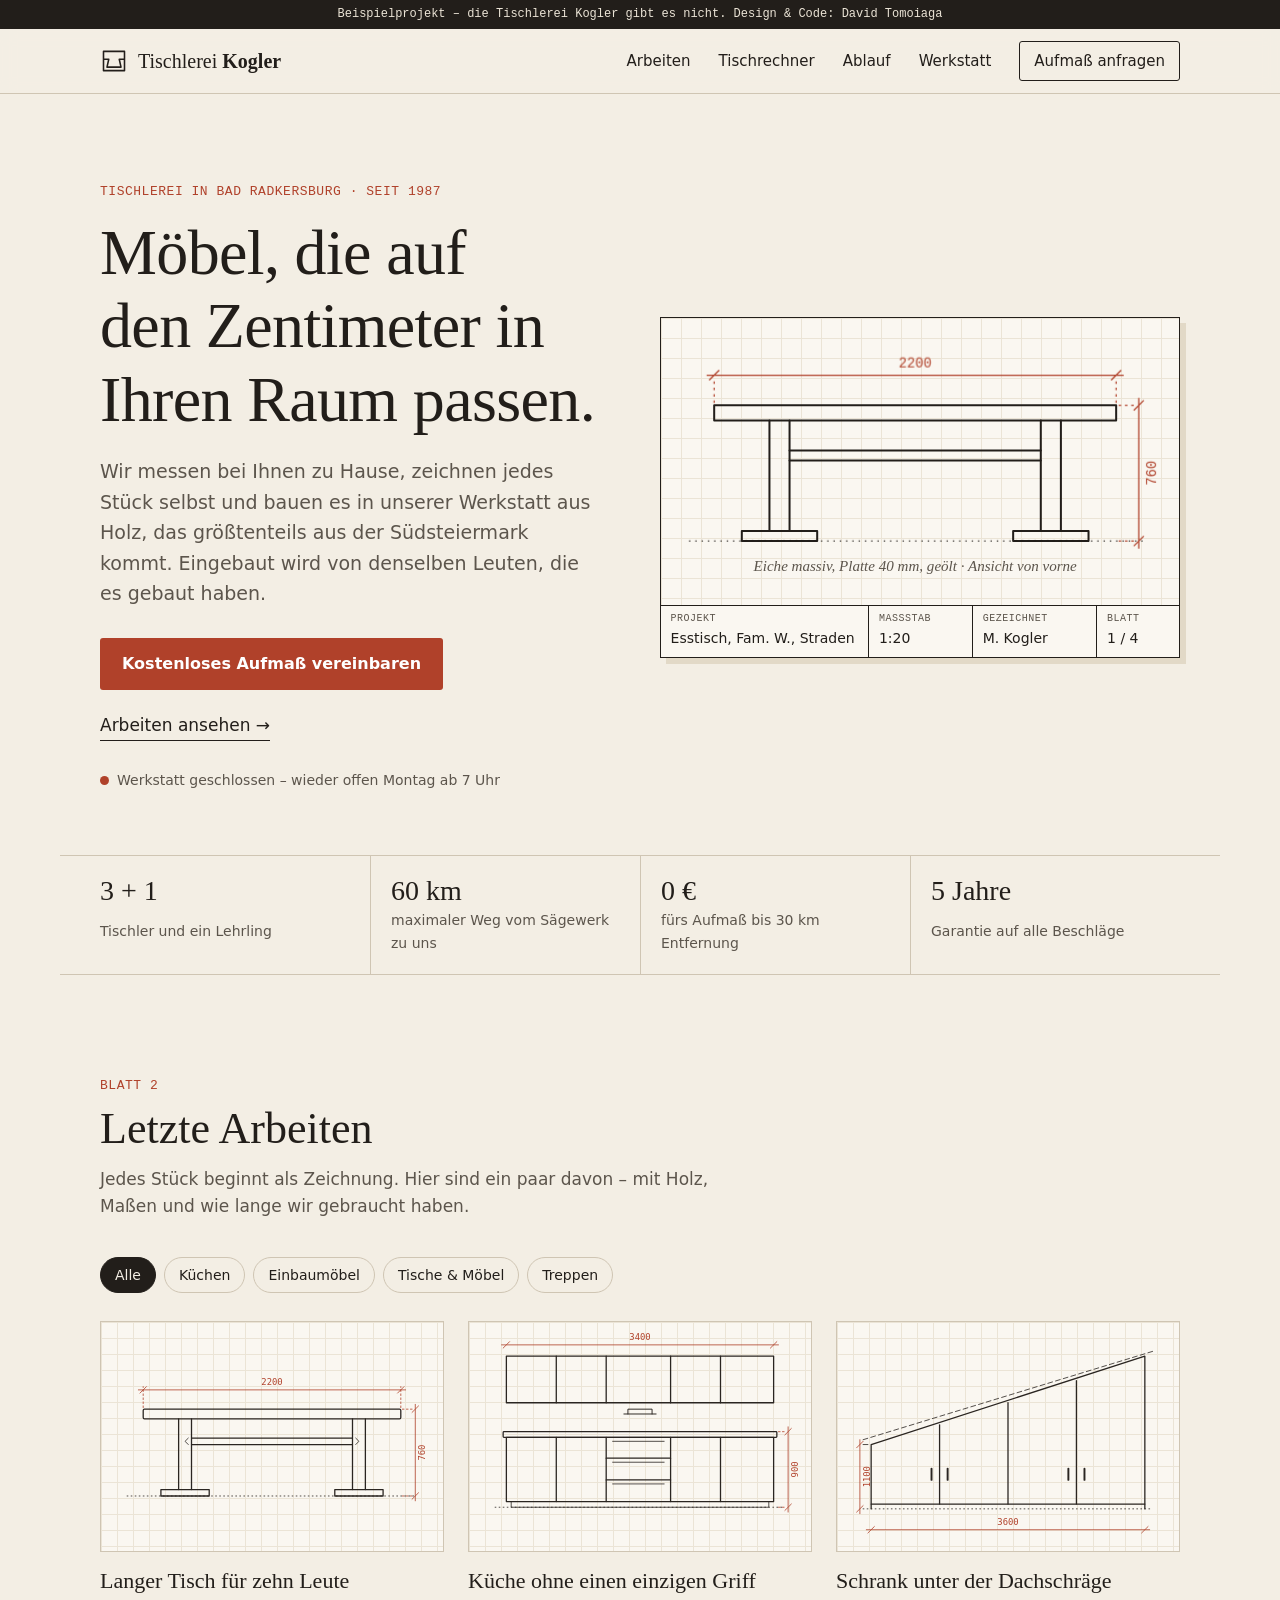
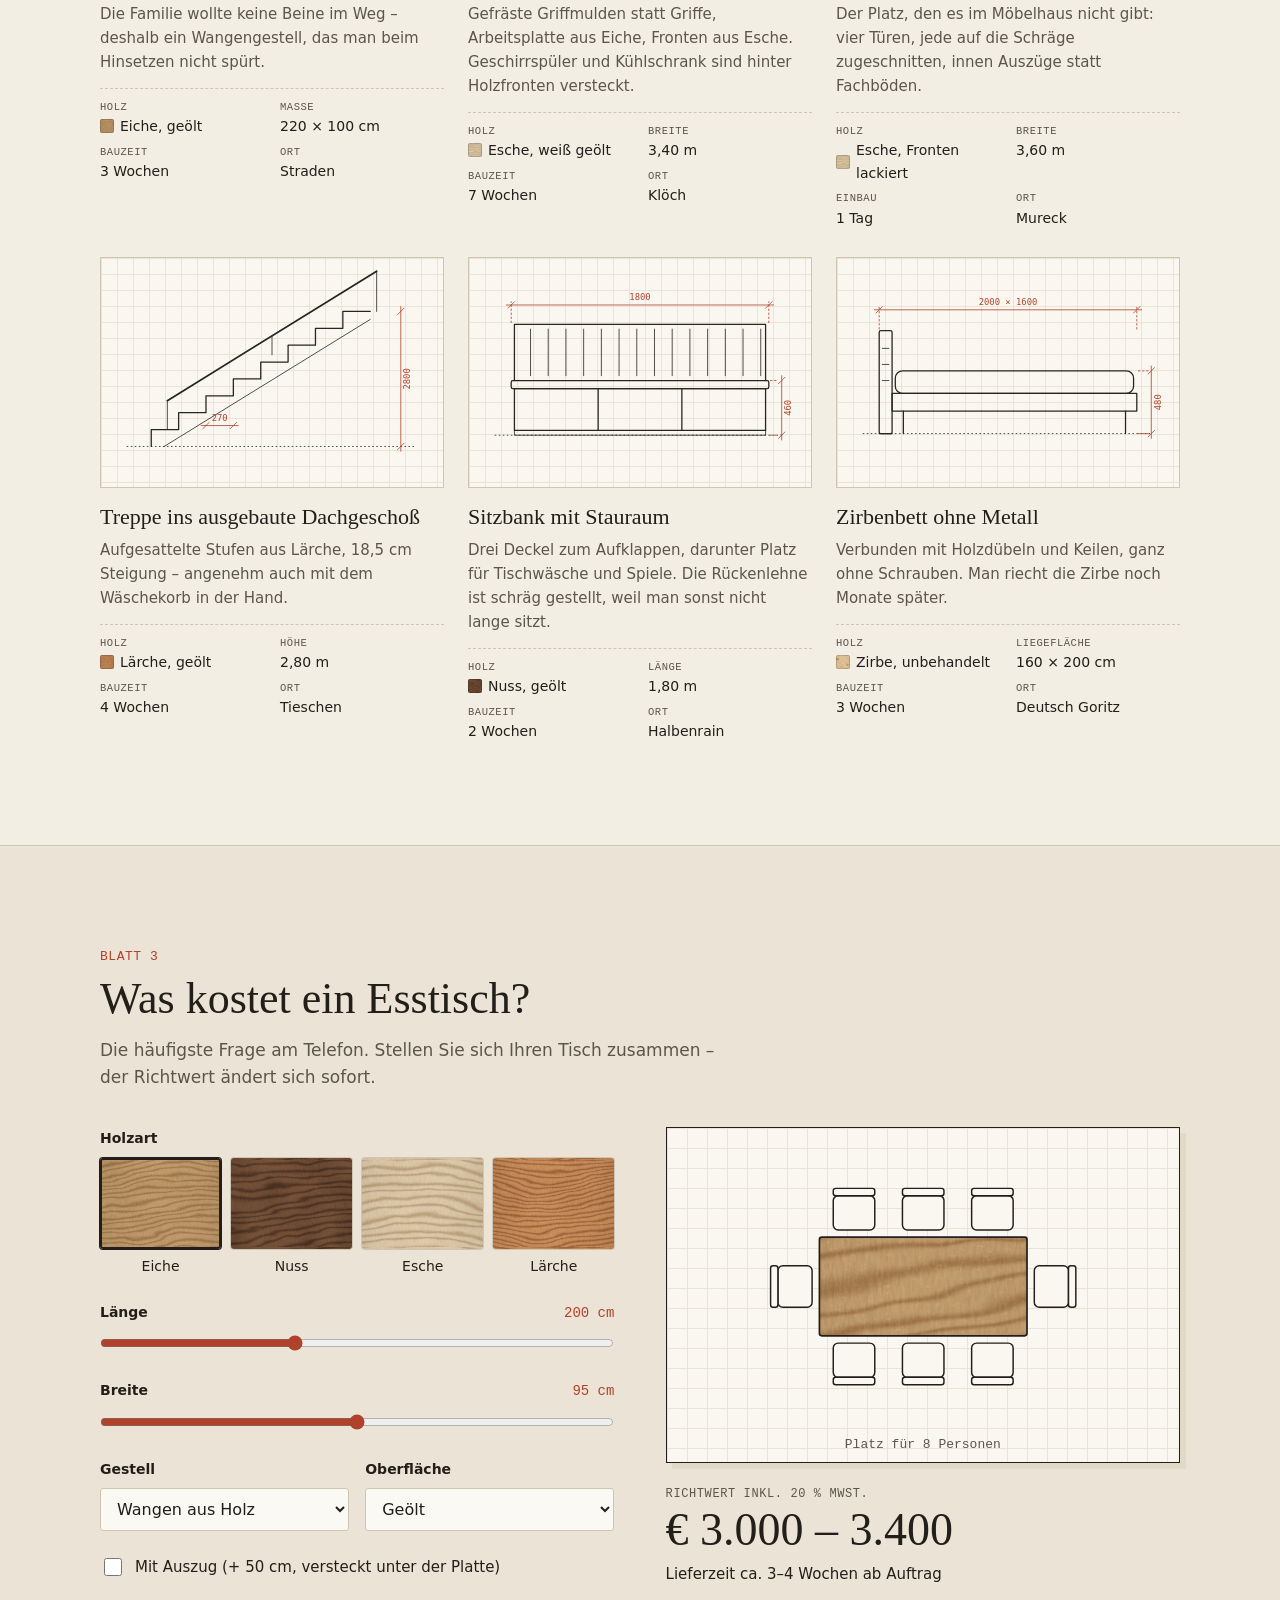
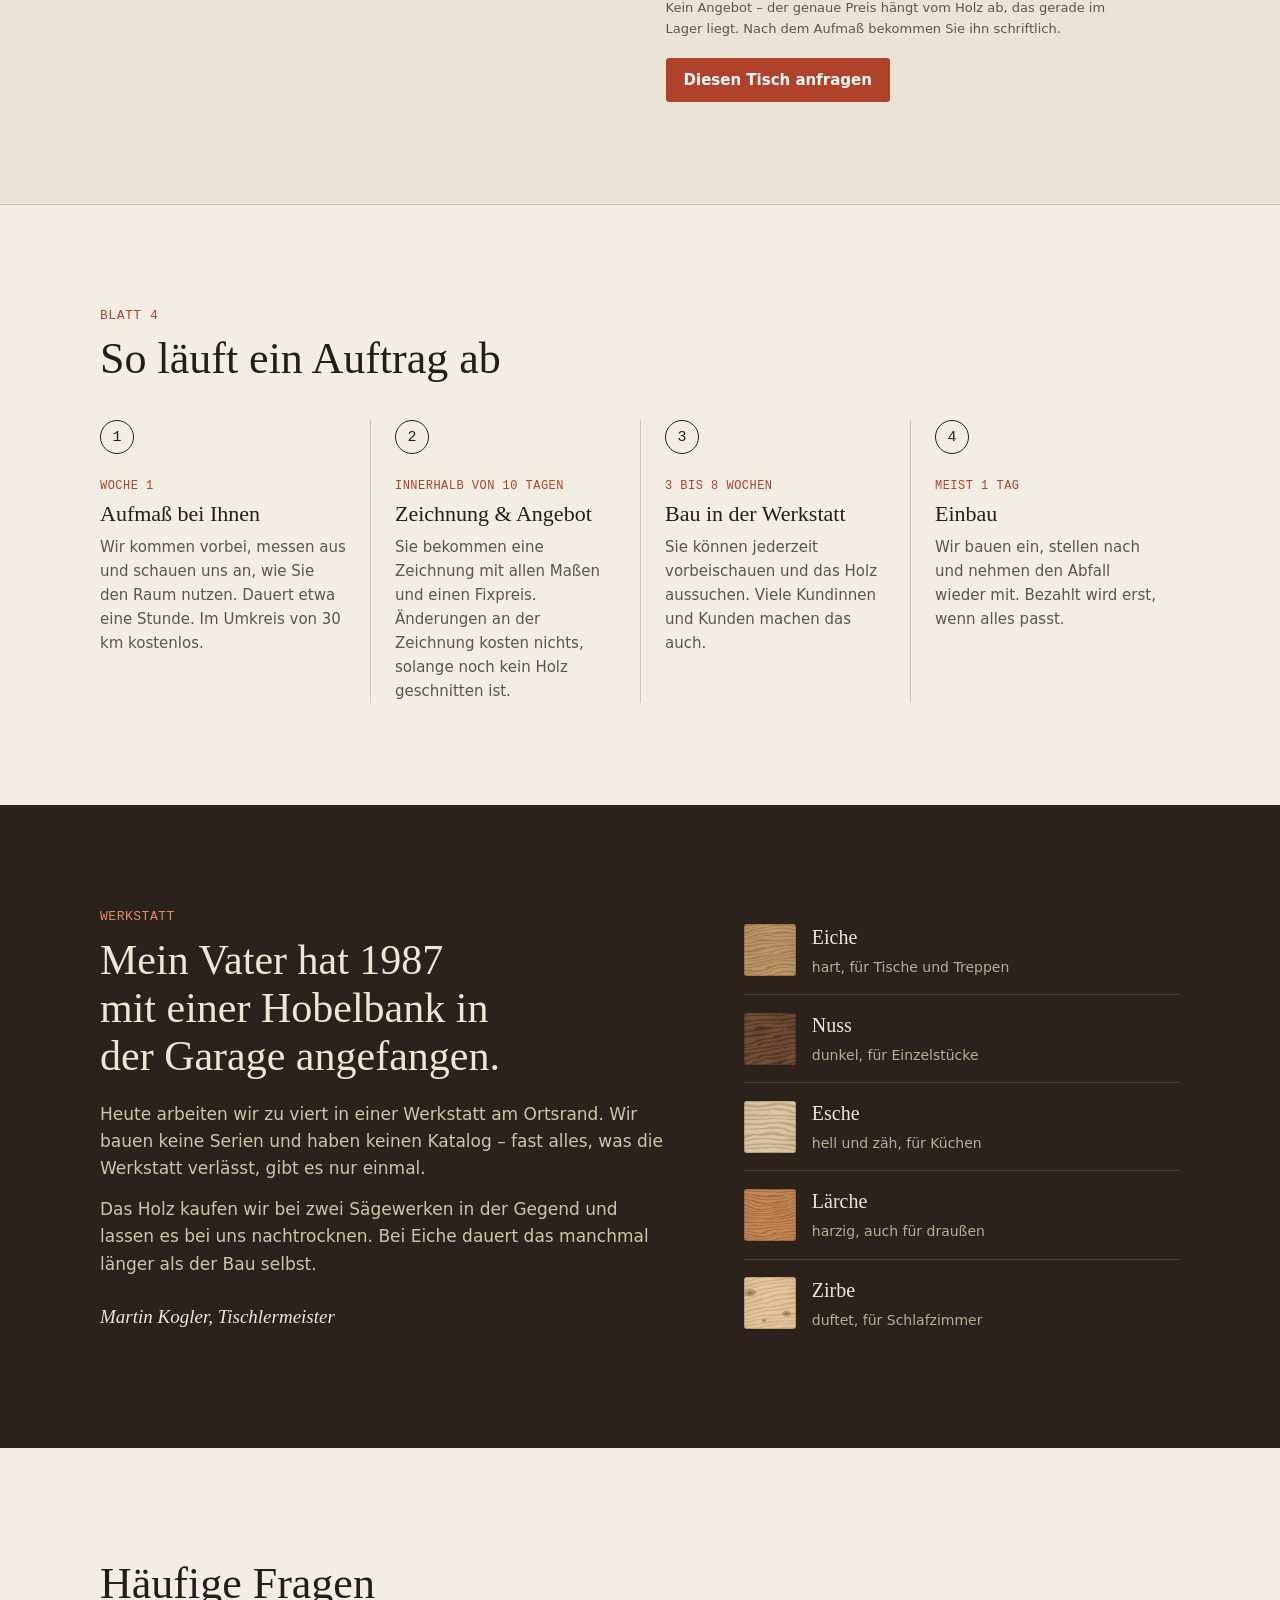
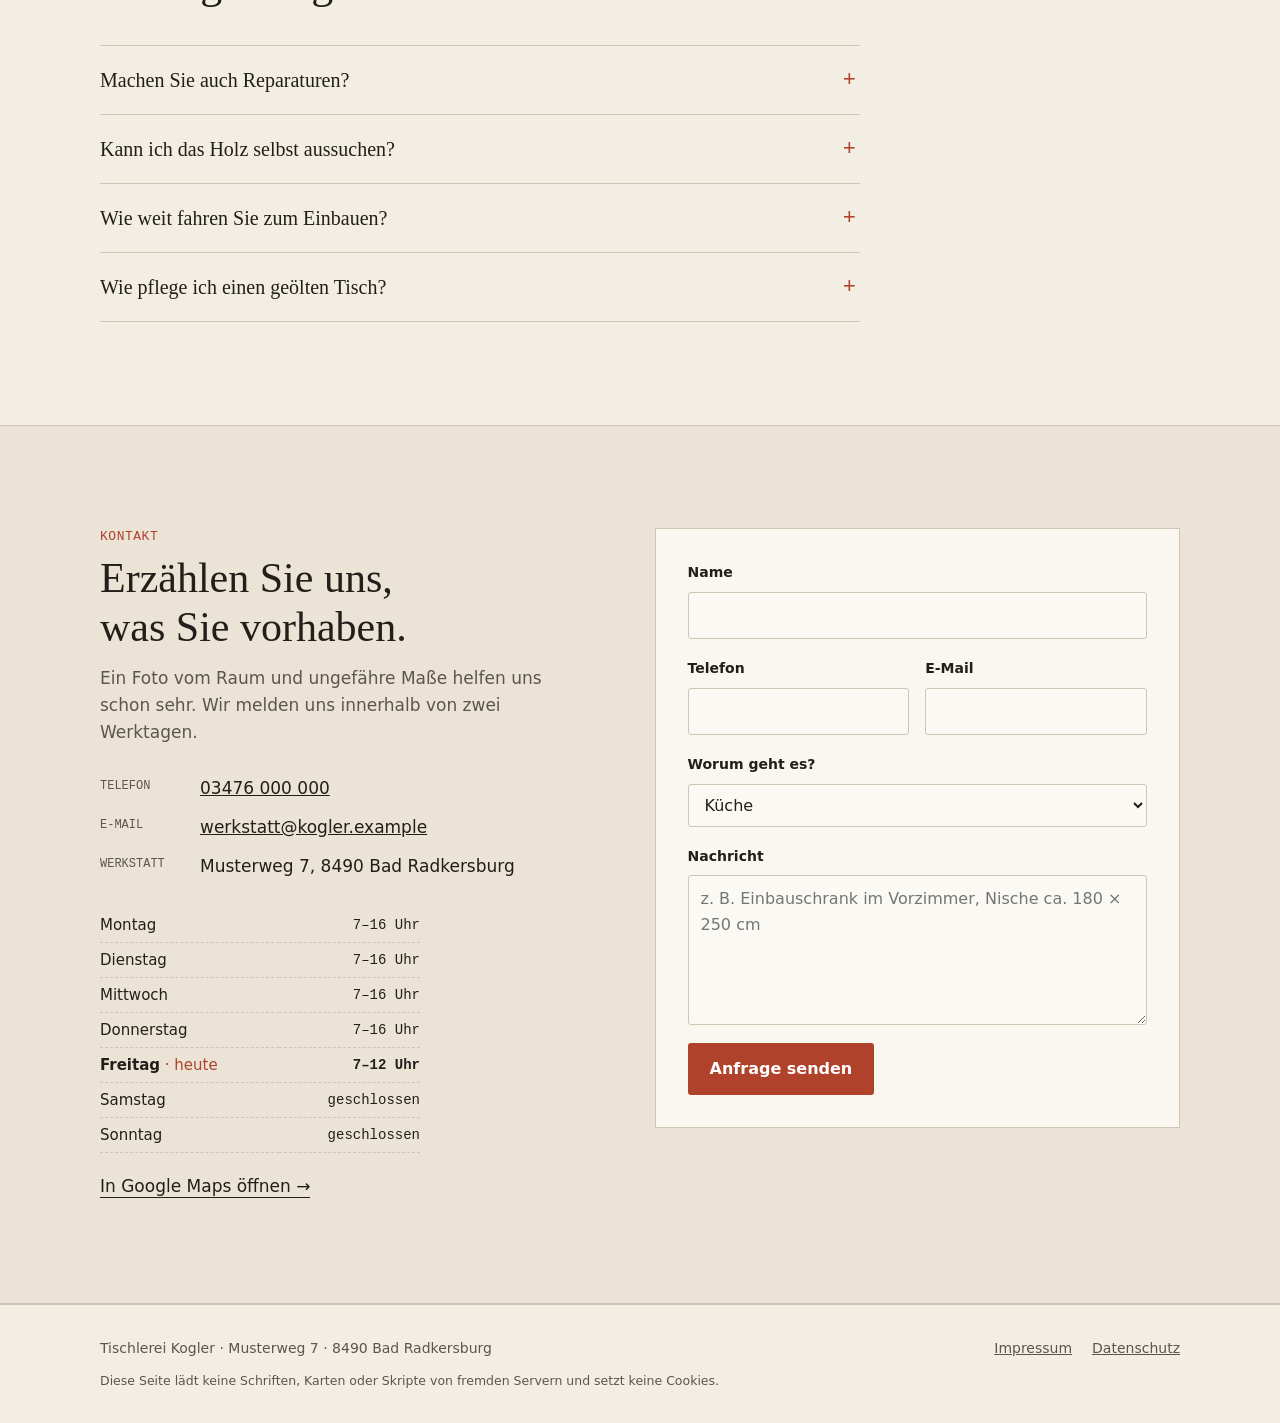
<file: index.html>
<!DOCTYPE html>
<html lang="de-AT">
<head>
  <meta charset="utf-8">
  <meta name="viewport" content="width=device-width, initial-scale=1">
  <title>Tischlerei Kogler – Maßmöbel aus Massivholz, Bad Radkersburg</title>
  <meta name="description" content="Küchen, Einbauschränke, Tische und Treppen aus heimischem Massivholz. Aufmaß, Zeichnung, Bau und Einbau aus einer Hand – Tischlerei in Bad Radkersburg.">
  <meta name="theme-color" content="#f3eee4">
  <link rel="icon" href="images/favicon.svg" type="image/svg+xml">
  <link rel="stylesheet" href="css/style.css">
  <script src="js/main.js" defer></script>
</head>
<body>

  <p class="demo-note">Beispielprojekt – die Tischlerei Kogler gibt es nicht. Design &amp; Code: David Tomoiaga</p>

  <header class="site-header">
    <div class="wrap header-inner">
      <a class="brand" href="#top" aria-label="Tischlerei Kogler, zum Seitenanfang">
        <svg class="brand-mark" viewBox="0 0 32 32" aria-hidden="true">
          <path d="M4 5h24v9h-6l2 9H8l2-9H4z M4 14v13h24V14"/>
        </svg>
        <span>Tischlerei <strong>Kogler</strong></span>
      </a>

      <button class="nav-toggle" aria-expanded="false" aria-controls="nav">
        <span class="nav-toggle-bars" aria-hidden="true"></span>
        <span class="sr-only">Menü</span>
      </button>

      <nav id="nav" class="nav">
        <a href="#arbeiten">Arbeiten</a>
        <a href="#rechner">Tischrechner</a>
        <a href="#ablauf">Ablauf</a>
        <a href="#werkstatt">Werkstatt</a>
        <a class="nav-cta" href="#kontakt">Aufmaß anfragen</a>
      </nav>
    </div>
  </header>

  <main id="top">

    <!-- ============ HERO ============ -->
    <section class="hero wrap">
      <div class="hero-text">
        <p class="eyebrow">Tischlerei in Bad Radkersburg · seit 1987</p>
        <h1>Möbel, die auf den Zentimeter in Ihren Raum passen.</h1>
        <p class="lead">
          Wir messen bei Ihnen zu Hause, zeichnen jedes Stück selbst und bauen es in unserer
          Werkstatt aus Holz, das größtenteils aus der Südsteiermark kommt. Eingebaut wird von
          denselben Leuten, die es gebaut haben.
        </p>
        <div class="hero-actions">
          <a class="btn" href="#kontakt">Kostenloses Aufmaß vereinbaren</a>
          <a class="link-arrow" href="#arbeiten">Arbeiten ansehen</a>
        </div>
        <p class="hero-status" data-status>
          <span class="dot" aria-hidden="true"></span>
          <span data-status-text>Werkstatt: Mo–Do 7–16 Uhr, Fr 7–12 Uhr</span>
        </p>
      </div>

      <figure class="sheet hero-sheet" aria-label="Werkzeichnung eines Esstisches">
        <svg class="hero-drawing" viewBox="12 44 384 200" role="img" aria-labelledby="hero-svg-title">
          <title id="hero-svg-title">Esstisch aus Eiche, 2200 mal 1000 Millimeter, Höhe 760 Millimeter</title>
          <g class="draw" fill="none" stroke="currentColor" stroke-width="1.6" stroke-linejoin="round" stroke-linecap="round">
            <path pathLength="1" d="M40 96 H360 V108 H40 Z"/>
            <path pathLength="1" d="M84 108 V196 M100 108 V196"/>
            <path pathLength="1" d="M300 108 V196 M316 108 V196"/>
            <path pathLength="1" d="M62 196 H122 V204 H62 Z"/>
            <path pathLength="1" d="M278 196 H338 V204 H278 Z"/>
            <path pathLength="1" d="M100 132 H300 M100 140 H300"/>
          </g>
          <g class="dims" fill="none" stroke="var(--red)" stroke-width="1">
            <path d="M40 94 V76 M360 94 V76" stroke-dasharray="2 3"/>
            <path d="M34 72 H366 M36 76 l8 -8 M356 76 l8 -8"/>
            <path d="M362 96 H374 M362 204 H374" stroke-dasharray="2 3"/>
            <path d="M378 90 V210 M374 100 l8 -8 M374 208 l8 -8"/>
            <path d="M20 204 H385" stroke="var(--ink)" stroke-dasharray="1 4"/>
          </g>
          <g class="dims-text" fill="var(--red)" font-size="11">
            <text x="200" y="66" text-anchor="middle">2200</text>
            <text x="388" y="150" transform="rotate(-90 388 150)" text-anchor="middle" dy="4">760</text>
          </g>
          <g class="note" fill="var(--ink-soft)" font-size="11">
            <text x="200" y="228" text-anchor="middle" font-style="italic">Eiche massiv, Platte 40 mm, geölt · Ansicht von vorne</text>
          </g>
        </svg>

        <figcaption class="title-block">
          <dl>
            <div><dt>Projekt</dt><dd>Esstisch, Fam. W., Straden</dd></div>
            <div><dt>Maßstab</dt><dd>1:20</dd></div>
            <div><dt>Gezeichnet</dt><dd>M. Kogler</dd></div>
            <div><dt>Blatt</dt><dd>1 / 4</dd></div>
          </dl>
        </figcaption>
      </figure>
    </section>

    <ul class="facts wrap" aria-label="Die Werkstatt in Zahlen">
      <li><strong>3 + 1</strong><span>Tischler und ein Lehrling</span></li>
      <li><strong>60 km</strong><span>maximaler Weg vom Sägewerk zu uns</span></li>
      <li><strong>0 €</strong><span>fürs Aufmaß bis 30 km Entfernung</span></li>
      <li><strong>5 Jahre</strong><span>Garantie auf alle Beschläge</span></li>
    </ul>

    <!-- ============ ARBEITEN ============ -->
    <section id="arbeiten" class="section wrap">
      <header class="section-head">
        <p class="sheet-no">Blatt 2</p>
        <h2>Letzte Arbeiten</h2>
        <p>Jedes Stück beginnt als Zeichnung. Hier sind ein paar davon – mit Holz, Maßen und wie lange wir gebraucht haben.</p>
      </header>

      <div class="filters" role="toolbar" aria-label="Arbeiten filtern">
        <button class="chip is-active" data-filter="alle" aria-pressed="true">Alle</button>
        <button class="chip" data-filter="kueche" aria-pressed="false">Küchen</button>
        <button class="chip" data-filter="einbau" aria-pressed="false">Einbaumöbel</button>
        <button class="chip" data-filter="moebel" aria-pressed="false">Tische &amp; Möbel</button>
        <button class="chip" data-filter="treppe" aria-pressed="false">Treppen</button>
      </div>

      <ul class="projects" data-projects>
        <li class="project" data-cat="moebel">
          <div class="project-sheet"><img src="images/zeichnung-esstisch.svg" alt="" width="400" height="260" loading="lazy"></div>
          <div class="project-body">
            <h3>Langer Tisch für zehn Leute</h3>
            <p>Die Familie wollte keine Beine im Weg – deshalb ein Wangengestell, das man beim Hinsetzen nicht spürt.</p>
            <dl class="specs">
              <div><dt>Holz</dt><dd><span class="swatch wood-eiche"></span>Eiche, geölt</dd></div>
              <div><dt>Maße</dt><dd>220 × 100 cm</dd></div>
              <div><dt>Bauzeit</dt><dd>3 Wochen</dd></div>
              <div><dt>Ort</dt><dd>Straden</dd></div>
            </dl>
          </div>
        </li>

        <li class="project" data-cat="kueche">
          <div class="project-sheet"><img src="images/zeichnung-kueche.svg" alt="" width="400" height="260" loading="lazy"></div>
          <div class="project-body">
            <h3>Küche ohne einen einzigen Griff</h3>
            <p>Gefräste Griffmulden statt Griffe, Arbeitsplatte aus Eiche, Fronten aus Esche. Geschirrspüler und Kühlschrank sind hinter Holzfronten versteckt.</p>
            <dl class="specs">
              <div><dt>Holz</dt><dd><span class="swatch wood-esche"></span>Esche, weiß geölt</dd></div>
              <div><dt>Breite</dt><dd>3,40 m</dd></div>
              <div><dt>Bauzeit</dt><dd>7 Wochen</dd></div>
              <div><dt>Ort</dt><dd>Klöch</dd></div>
            </dl>
          </div>
        </li>

        <li class="project" data-cat="einbau">
          <div class="project-sheet"><img src="images/zeichnung-einbauschrank.svg" alt="" width="400" height="260" loading="lazy"></div>
          <div class="project-body">
            <h3>Schrank unter der Dachschräge</h3>
            <p>Der Platz, den es im Möbelhaus nicht gibt: vier Türen, jede auf die Schräge zugeschnitten, innen Auszüge statt Fachböden.</p>
            <dl class="specs">
              <div><dt>Holz</dt><dd><span class="swatch wood-esche"></span>Esche, Fronten lackiert</dd></div>
              <div><dt>Breite</dt><dd>3,60 m</dd></div>
              <div><dt>Einbau</dt><dd>1 Tag</dd></div>
              <div><dt>Ort</dt><dd>Mureck</dd></div>
            </dl>
          </div>
        </li>

        <li class="project" data-cat="treppe">
          <div class="project-sheet"><img src="images/zeichnung-treppe.svg" alt="" width="400" height="260" loading="lazy"></div>
          <div class="project-body">
            <h3>Treppe ins ausgebaute Dachgeschoß</h3>
            <p>Aufgesattelte Stufen aus Lärche, 18,5 cm Steigung – angenehm auch mit dem Wäschekorb in der Hand.</p>
            <dl class="specs">
              <div><dt>Holz</dt><dd><span class="swatch wood-laerche"></span>Lärche, geölt</dd></div>
              <div><dt>Höhe</dt><dd>2,80 m</dd></div>
              <div><dt>Bauzeit</dt><dd>4 Wochen</dd></div>
              <div><dt>Ort</dt><dd>Tieschen</dd></div>
            </dl>
          </div>
        </li>

        <li class="project" data-cat="moebel">
          <div class="project-sheet"><img src="images/zeichnung-eckbank.svg" alt="" width="400" height="260" loading="lazy"></div>
          <div class="project-body">
            <h3>Sitzbank mit Stauraum</h3>
            <p>Drei Deckel zum Aufklappen, darunter Platz für Tischwäsche und Spiele. Die Rückenlehne ist schräg gestellt, weil man sonst nicht lange sitzt.</p>
            <dl class="specs">
              <div><dt>Holz</dt><dd><span class="swatch wood-nuss"></span>Nuss, geölt</dd></div>
              <div><dt>Länge</dt><dd>1,80 m</dd></div>
              <div><dt>Bauzeit</dt><dd>2 Wochen</dd></div>
              <div><dt>Ort</dt><dd>Halbenrain</dd></div>
            </dl>
          </div>
        </li>

        <li class="project" data-cat="moebel">
          <div class="project-sheet"><img src="images/zeichnung-bett.svg" alt="" width="400" height="260" loading="lazy"></div>
          <div class="project-body">
            <h3>Zirbenbett ohne Metall</h3>
            <p>Verbunden mit Holzdübeln und Keilen, ganz ohne Schrauben. Man riecht die Zirbe noch Monate später.</p>
            <dl class="specs">
              <div><dt>Holz</dt><dd><span class="swatch wood-zirbe"></span>Zirbe, unbehandelt</dd></div>
              <div><dt>Liegefläche</dt><dd>160 × 200 cm</dd></div>
              <div><dt>Bauzeit</dt><dd>3 Wochen</dd></div>
              <div><dt>Ort</dt><dd>Deutsch Goritz</dd></div>
            </dl>
          </div>
        </li>
      </ul>
      <p class="filter-empty" data-filter-empty hidden>In dieser Kategorie gibt es gerade nichts zu zeigen.</p>
    </section>

    <!-- ============ RECHNER ============ -->
    <section id="rechner" class="section section-alt">
      <div class="wrap">
        <header class="section-head">
          <p class="sheet-no">Blatt 3</p>
          <h2>Was kostet ein Esstisch?</h2>
          <p>Die häufigste Frage am Telefon. Stellen Sie sich Ihren Tisch zusammen – der Richtwert ändert sich sofort.</p>
        </header>

        <form class="calc" data-calc aria-describedby="calc-hint">
          <fieldset class="calc-controls">
            <legend class="sr-only">Tisch konfigurieren</legend>

            <div class="field">
              <span class="label" id="wood-label">Holzart</span>
              <div class="wood-options" role="radiogroup" aria-labelledby="wood-label">
                <label class="wood-option"><input type="radio" name="holz" value="eiche" checked><span class="wood-eiche"></span>Eiche</label>
                <label class="wood-option"><input type="radio" name="holz" value="nuss"><span class="wood-nuss"></span>Nuss</label>
                <label class="wood-option"><input type="radio" name="holz" value="esche"><span class="wood-esche"></span>Esche</label>
                <label class="wood-option"><input type="radio" name="holz" value="laerche"><span class="wood-laerche"></span>Lärche</label>
              </div>
            </div>

            <div class="field">
              <label class="label" for="laenge">Länge <output data-out="laenge">200 cm</output></label>
              <input type="range" id="laenge" name="laenge" min="140" max="300" step="10" value="200">
            </div>

            <div class="field">
              <label class="label" for="breite">Breite <output data-out="breite">95 cm</output></label>
              <input type="range" id="breite" name="breite" min="80" max="110" step="5" value="95">
            </div>

            <div class="field two-col">
              <div>
                <label class="label" for="gestell">Gestell</label>
                <select id="gestell" name="gestell">
                  <option value="wangen">Wangen aus Holz</option>
                  <option value="vierfuss">Vier Beine mit Zarge</option>
                  <option value="kufen">Kufen aus Stahl</option>
                </select>
              </div>
              <div>
                <label class="label" for="oberflaeche">Oberfläche</label>
                <select id="oberflaeche" name="oberflaeche">
                  <option value="oel">Geölt</option>
                  <option value="seife">Naturseife</option>
                  <option value="lack">Matt lackiert</option>
                </select>
              </div>
            </div>

            <label class="check">
              <input type="checkbox" name="auszug">
              <span>Mit Auszug (+ 50 cm, versteckt unter der Platte)</span>
            </label>
          </fieldset>

          <div class="calc-result" aria-live="polite">
            <div class="sheet calc-sheet">
              <svg class="calc-drawing" viewBox="0 0 400 240" role="img" aria-label="Draufsicht des Tisches mit Stühlen" data-calc-svg>
                <defs>
                  <pattern id="woodfill" patternUnits="userSpaceOnUse" width="400" height="240">
                    <image data-calc-wood href="images/holz-eiche.jpg" width="400" height="240" preserveAspectRatio="xMidYMid slice"/>
                  </pattern>
                </defs>
                <g data-calc-chairs></g>
                <rect data-calc-top x="80" y="80" width="200" height="95" rx="2" fill="url(#woodfill)" stroke="var(--ink)" stroke-width="1.4"/>
                <rect data-calc-ext x="0" y="0" width="0" height="0" fill="none" stroke="var(--red)" stroke-width="1" stroke-dasharray="4 3"/>
              </svg>
              <p class="calc-seats" data-calc-seats>Platz für 8 Personen</p>
            </div>

            <p class="calc-price-label">Richtwert inkl. 20 % MwSt.</p>
            <p class="calc-price" data-calc-price>€ 3.100 – 3.550</p>
            <p class="calc-meta" data-calc-meta>Lieferzeit ca. 4–5 Wochen</p>
            <p id="calc-hint" class="calc-hint">Kein Angebot – der genaue Preis hängt vom Holz ab, das gerade im Lager liegt. Nach dem Aufmaß bekommen Sie ihn schriftlich.</p>
            <a class="btn btn-small" href="#kontakt" data-calc-cta>Diesen Tisch anfragen</a>
          </div>
        </form>
      </div>
    </section>

    <!-- ============ ABLAUF ============ -->
    <section id="ablauf" class="section wrap">
      <header class="section-head">
        <p class="sheet-no">Blatt 4</p>
        <h2>So läuft ein Auftrag ab</h2>
      </header>

      <ol class="steps">
        <li>
          <span class="step-time">Woche 1</span>
          <h3>Aufmaß bei Ihnen</h3>
          <p>Wir kommen vorbei, messen aus und schauen uns an, wie Sie den Raum nutzen. Dauert etwa eine Stunde. Im Umkreis von 30 km kostenlos.</p>
        </li>
        <li>
          <span class="step-time">innerhalb von 10 Tagen</span>
          <h3>Zeichnung &amp; Angebot</h3>
          <p>Sie bekommen eine Zeichnung mit allen Maßen und einen Fixpreis. Änderungen an der Zeichnung kosten nichts, solange noch kein Holz geschnitten ist.</p>
        </li>
        <li>
          <span class="step-time">3 bis 8 Wochen</span>
          <h3>Bau in der Werkstatt</h3>
          <p>Sie können jederzeit vorbeischauen und das Holz aussuchen. Viele Kundinnen und Kunden machen das auch.</p>
        </li>
        <li>
          <span class="step-time">meist 1 Tag</span>
          <h3>Einbau</h3>
          <p>Wir bauen ein, stellen nach und nehmen den Abfall wieder mit. Bezahlt wird erst, wenn alles passt.</p>
        </li>
      </ol>
    </section>

    <!-- ============ WERKSTATT ============ -->
    <section id="werkstatt" class="section section-wood">
      <div class="wrap werkstatt">
        <div class="werkstatt-text">
          <p class="sheet-no">Werkstatt</p>
          <h2>Mein Vater hat 1987 mit einer Hobelbank in der Garage angefangen.</h2>
          <p>
            Heute arbeiten wir zu viert in einer Werkstatt am Ortsrand. Wir bauen keine Serien und
            haben keinen Katalog – fast alles, was die Werkstatt verlässt, gibt es nur einmal.
          </p>
          <p>
            Das Holz kaufen wir bei zwei Sägewerken in der Gegend und lassen es bei uns
            nachtrocknen. Bei Eiche dauert das manchmal länger als der Bau selbst.
          </p>
          <p class="signature">Martin Kogler, Tischlermeister</p>
        </div>

        <ul class="woods" aria-label="Hölzer, die wir verarbeiten">
          <li><span class="swatch swatch-lg wood-eiche"></span><div><strong>Eiche</strong><span>hart, für Tische und Treppen</span></div></li>
          <li><span class="swatch swatch-lg wood-nuss"></span><div><strong>Nuss</strong><span>dunkel, für Einzelstücke</span></div></li>
          <li><span class="swatch swatch-lg wood-esche"></span><div><strong>Esche</strong><span>hell und zäh, für Küchen</span></div></li>
          <li><span class="swatch swatch-lg wood-laerche"></span><div><strong>Lärche</strong><span>harzig, auch für draußen</span></div></li>
          <li><span class="swatch swatch-lg wood-zirbe"></span><div><strong>Zirbe</strong><span>duftet, für Schlafzimmer</span></div></li>
        </ul>
      </div>
    </section>

    <!-- ============ FAQ ============ -->
    <section class="section wrap faq-wrap">
      <header class="section-head">
        <h2>Häufige Fragen</h2>
      </header>
      <div class="faq">
        <details>
          <summary>Machen Sie auch Reparaturen?</summary>
          <p>Ja, wenn es sich lohnt. Wackelige Stühle, klemmende Laden und abgenutzte Tischplatten schauen wir uns gern an. Spanplatten-Möbel reparieren wir in der Regel nicht.</p>
        </details>
        <details>
          <summary>Kann ich das Holz selbst aussuchen?</summary>
          <p>Unbedingt. Bei Tischplatten empfehlen wir es sogar – keine zwei Bretter sehen gleich aus.</p>
        </details>
        <details>
          <summary>Wie weit fahren Sie zum Einbauen?</summary>
          <p>Meistens arbeiten wir in der Südoststeiermark und im Raum Graz. Weiter weg geht auch, dann verrechnen wir die Anfahrt.</p>
        </details>
        <details>
          <summary>Wie pflege ich einen geölten Tisch?</summary>
          <p>Feucht abwischen, keine Mikrofasertücher. Ein- bis zweimal im Jahr nachölen – das Öl bekommen Sie von uns mit.</p>
        </details>
      </div>
    </section>

    <!-- ============ KONTAKT ============ -->
    <section id="kontakt" class="section section-alt">
      <div class="wrap contact">
        <div class="contact-info">
          <p class="sheet-no">Kontakt</p>
          <h2>Erzählen Sie uns, was Sie vorhaben.</h2>
          <p>Ein Foto vom Raum und ungefähre Maße helfen uns schon sehr. Wir melden uns innerhalb von zwei Werktagen.</p>

          <dl class="contact-list">
            <div><dt>Telefon</dt><dd><a href="tel:+433476000000">03476 000 000</a></dd></div>
            <div><dt>E-Mail</dt><dd><a href="mailto:werkstatt@kogler.example">werkstatt@kogler.example</a></dd></div>
            <div><dt>Werkstatt</dt><dd>Musterweg 7, 8490 Bad Radkersburg</dd></div>
          </dl>

          <table class="hours" aria-label="Öffnungszeiten der Werkstatt">
            <tbody data-hours></tbody>
          </table>
          <a class="link-arrow" href="https://www.google.com/maps/search/?api=1&amp;query=8490+Bad+Radkersburg" target="_blank" rel="noopener">In Google Maps öffnen</a>
        </div>

        <form class="contact-form" data-contact novalidate>
          <div class="field">
            <label class="label" for="name">Name</label>
            <input id="name" name="name" autocomplete="name" required>
            <p class="error" data-error-for="name"></p>
          </div>
          <div class="field two-col">
            <div>
              <label class="label" for="tel">Telefon</label>
              <input id="tel" name="tel" type="tel" autocomplete="tel">
            </div>
            <div>
              <label class="label" for="email">E-Mail</label>
              <input id="email" name="email" type="email" autocomplete="email">
            </div>
          </div>
          <p class="error" data-error-for="kontakt"></p>
          <div class="field">
            <label class="label" for="thema">Worum geht es?</label>
            <select id="thema" name="thema">
              <option>Küche</option>
              <option>Einbauschrank</option>
              <option>Tisch / Möbelstück</option>
              <option>Treppe</option>
              <option>Reparatur</option>
              <option>Etwas anderes</option>
            </select>
          </div>
          <div class="field">
            <label class="label" for="nachricht">Nachricht</label>
            <textarea id="nachricht" name="nachricht" rows="5" required placeholder="z. B. Einbauschrank im Vorzimmer, Nische ca. 180 × 250 cm"></textarea>
            <p class="error" data-error-for="nachricht"></p>
          </div>
          <button class="btn" type="submit">Anfrage senden</button>
          <p class="form-success" data-success hidden role="status"></p>
        </form>
      </div>
    </section>
  </main>

  <footer class="site-footer">
    <div class="wrap footer-inner">
      <p>Tischlerei Kogler · Musterweg 7 · 8490 Bad Radkersburg</p>
      <p class="footer-links">
        <a href="impressum.html">Impressum</a>
        <a href="impressum.html#datenschutz">Datenschutz</a>
      </p>
      <p class="footer-note">Diese Seite lädt keine Schriften, Karten oder Skripte von fremden Servern und setzt keine Cookies.</p>
    </div>
  </footer>

</body>
</html>
</file>
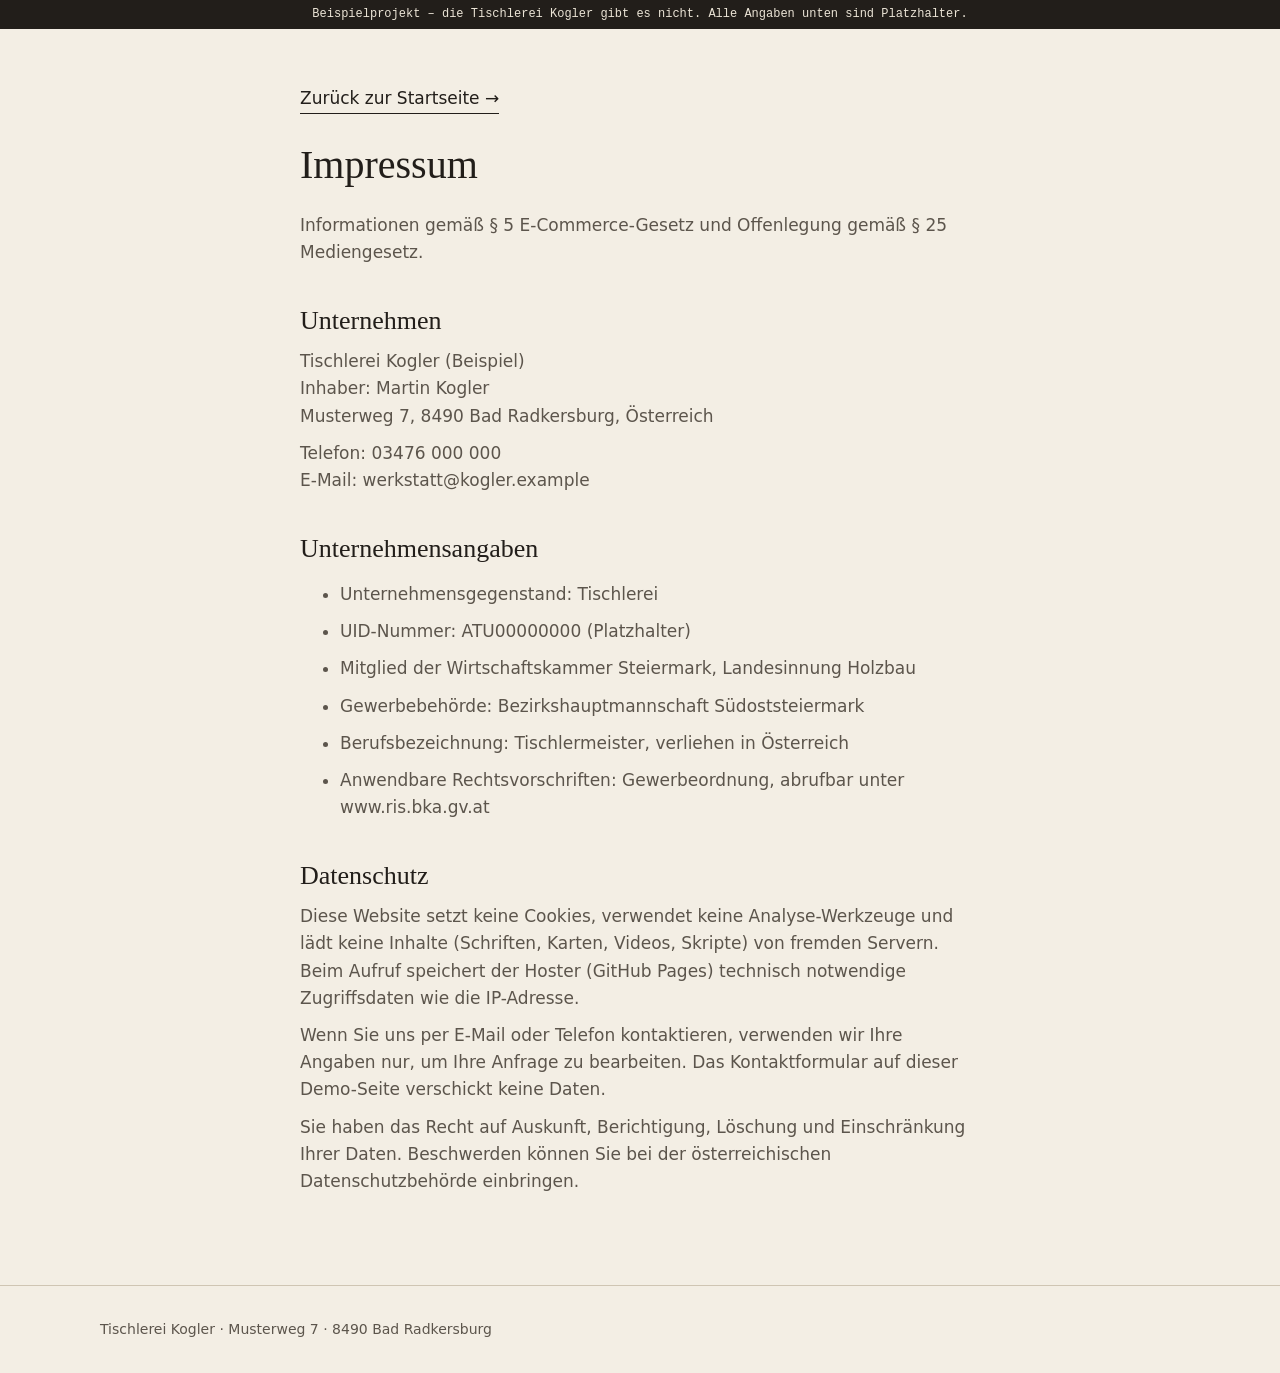
<file: impressum.html>
<!DOCTYPE html>
<html lang="de-AT">
<head>
  <meta charset="utf-8">
  <meta name="viewport" content="width=device-width, initial-scale=1">
  <title>Impressum &amp; Datenschutz – Tischlerei Kogler</title>
  <meta name="robots" content="noindex">
  <link rel="icon" href="images/favicon.svg" type="image/svg+xml">
  <link rel="stylesheet" href="css/style.css">
</head>
<body>
  <p class="demo-note">Beispielprojekt – die Tischlerei Kogler gibt es nicht. Alle Angaben unten sind Platzhalter.</p>

  <main class="wrap legal">
    <a class="link-arrow back" href="index.html">Zurück zur Startseite</a>

    <h1>Impressum</h1>
    <p>Informationen gemäß § 5 E-Commerce-Gesetz und Offenlegung gemäß § 25 Mediengesetz.</p>

    <h2>Unternehmen</h2>
    <p>
      Tischlerei Kogler (Beispiel)<br>
      Inhaber: Martin Kogler<br>
      Musterweg 7, 8490 Bad Radkersburg, Österreich
    </p>
    <p>
      Telefon: 03476 000 000<br>
      E-Mail: werkstatt@kogler.example
    </p>

    <h2>Unternehmensangaben</h2>
    <ul>
      <li>Unternehmensgegenstand: Tischlerei</li>
      <li>UID-Nummer: ATU00000000 (Platzhalter)</li>
      <li>Mitglied der Wirtschaftskammer Steiermark, Landesinnung Holzbau</li>
      <li>Gewerbebehörde: Bezirkshauptmannschaft Südoststeiermark</li>
      <li>Berufsbezeichnung: Tischlermeister, verliehen in Österreich</li>
      <li>Anwendbare Rechtsvorschriften: Gewerbeordnung, abrufbar unter www.ris.bka.gv.at</li>
    </ul>

    <h2 id="datenschutz">Datenschutz</h2>
    <p>
      Diese Website setzt keine Cookies, verwendet keine Analyse-Werkzeuge und lädt keine Inhalte
      (Schriften, Karten, Videos, Skripte) von fremden Servern. Beim Aufruf speichert der Hoster
      (GitHub Pages) technisch notwendige Zugriffsdaten wie die IP-Adresse.
    </p>
    <p>
      Wenn Sie uns per E-Mail oder Telefon kontaktieren, verwenden wir Ihre Angaben nur, um Ihre
      Anfrage zu bearbeiten. Das Kontaktformular auf dieser Demo-Seite verschickt keine Daten.
    </p>
    <p>
      Sie haben das Recht auf Auskunft, Berichtigung, Löschung und Einschränkung Ihrer Daten.
      Beschwerden können Sie bei der österreichischen Datenschutzbehörde einbringen.
    </p>
  </main>

  <footer class="site-footer">
    <div class="wrap footer-inner">
      <p>Tischlerei Kogler · Musterweg 7 · 8490 Bad Radkersburg</p>
    </div>
  </footer>
</body>
</html>
</file>
<file: css/style.css>
/* =========================================================
   Tischlerei Kogler – Stylesheet
   Idee: Die Seite sieht aus wie ein Zeichenblatt aus der
   Werkstatt. Papier, Tusche, und Rötel (der rote Stift
   für Maße).
   ========================================================= */

:root {
  --paper:     #f3eee4;
  --paper-2:   #ebe4d6;
  --paper-3:   #e2d9c7;
  --ink:       #221e1a;
  --ink-soft:  #5c554c;
  --line:      #cfc5b3;
  --red:       #b0412a;
  --red-dark:  #8e3220;
  --wood-dark: #2b221b;

  /* Schriften vom System – nichts wird von Google & Co. geladen */
  --serif: "Iowan Old Style", "Palatino Linotype", "Book Antiqua", Palatino, "URW Palladio L", Georgia, serif;
  --sans:  system-ui, -apple-system, "Segoe UI", Roboto, "Helvetica Neue", Arial, sans-serif;
  --mono:  ui-monospace, "Cascadia Mono", Consolas, "SFMono-Regular", Menlo, monospace;

  --wrap: 1160px;
  --gutter: clamp(16px, 4vw, 40px);
  --radius: 3px;
}

/* ---------- Grundlagen ---------- */
*, *::before, *::after { box-sizing: border-box; }

html { scroll-behavior: smooth; scroll-padding-top: 80px; }
@media (prefers-reduced-motion: reduce) { html { scroll-behavior: auto; } }

body {
  margin: 0;
  background: var(--paper);
  color: var(--ink);
  font: 17px/1.6 var(--sans);
  -webkit-font-smoothing: antialiased;
}

img, svg { display: block; max-width: 100%; height: auto; }
a { color: inherit; }
h1, h2, h3 { font-family: var(--serif); font-weight: 400; line-height: 1.15; margin: 0; text-wrap: balance; }
p { margin: 0; }
button, input, select, textarea { font: inherit; color: inherit; }

.wrap { width: 100%; max-width: var(--wrap); margin-inline: auto; padding-inline: var(--gutter); }

.sr-only {
  position: absolute; width: 1px; height: 1px; overflow: hidden;
  clip: rect(0 0 0 0); white-space: nowrap;
}

:focus-visible { outline: 2px solid var(--red); outline-offset: 3px; }

/* ---------- Demo-Hinweis ---------- */
.demo-note {
  background: var(--ink);
  color: var(--paper-2);
  font: 12px/1.4 var(--mono);
  text-align: center;
  padding: 6px var(--gutter);
}

/* ---------- Header ---------- */
.site-header {
  position: sticky; top: 0; z-index: 20;
  background: color-mix(in srgb, var(--paper) 92%, transparent);
  backdrop-filter: blur(8px);
  border-bottom: 1px solid var(--line);
}
.header-inner { display: flex; align-items: center; justify-content: space-between; height: 64px; }

.brand { display: flex; align-items: center; gap: 10px; text-decoration: none; font-family: var(--serif); font-size: 20px; }
.brand strong { font-weight: 700; }
.brand-mark { width: 28px; height: 28px; fill: none; stroke: var(--ink); stroke-width: 1.8; stroke-linejoin: round; }

.nav { display: flex; align-items: center; gap: 28px; font-size: 15px; }
.nav a { text-decoration: none; position: relative; }
.nav a:not(.nav-cta)::after {
  content: ""; position: absolute; left: 0; right: 0; bottom: -4px; height: 1px;
  background: var(--red); transform: scaleX(0); transform-origin: left; transition: transform .2s ease;
}
.nav a:not(.nav-cta):hover::after { transform: scaleX(1); }
.nav-cta { border: 1px solid var(--ink); padding: 7px 14px; border-radius: var(--radius); }
.nav-cta:hover { background: var(--ink); color: var(--paper); }

.nav-toggle { display: none; background: none; border: 0; padding: 10px; cursor: pointer; }
.nav-toggle-bars, .nav-toggle-bars::before, .nav-toggle-bars::after {
  display: block; width: 22px; height: 2px; background: var(--ink); position: relative; transition: transform .2s;
}
.nav-toggle-bars::before, .nav-toggle-bars::after { content: ""; position: absolute; left: 0; }
.nav-toggle-bars::before { top: -7px; }
.nav-toggle-bars::after  { top: 7px; }
.nav-toggle[aria-expanded="true"] .nav-toggle-bars { background: transparent; }
.nav-toggle[aria-expanded="true"] .nav-toggle-bars::before { transform: translateY(7px) rotate(45deg); }
.nav-toggle[aria-expanded="true"] .nav-toggle-bars::after  { transform: translateY(-7px) rotate(-45deg); }

/* ---------- Buttons & Links ---------- */
.btn {
  display: inline-block; background: var(--red); color: #fff; text-decoration: none;
  padding: 13px 22px; border-radius: var(--radius); border: 0; cursor: pointer;
  font-weight: 600; font-size: 16px; transition: background .15s;
}
.btn:hover { background: var(--red-dark); }
.btn-small { padding: 10px 18px; font-size: 15px; }

.link-arrow { text-decoration: none; border-bottom: 1px solid currentColor; padding-bottom: 1px; font-weight: 500; }
.link-arrow::after { content: " →"; }

/* ---------- Zeichenblatt (wiederverwendet) ---------- */
.sheet {
  background-color: #faf7f1;
  background-image:
    linear-gradient(var(--paper-2) 1px, transparent 1px),
    linear-gradient(90deg, var(--paper-2) 1px, transparent 1px);
  background-size: 20px 20px;
  border: 1px solid var(--ink);
  box-shadow: 6px 6px 0 var(--paper-3);
}

.eyebrow, .sheet-no {
  font: 13px/1.4 var(--mono); letter-spacing: .04em; text-transform: uppercase; color: var(--red);
}

/* ---------- Hero ---------- */
.hero {
  display: grid; grid-template-columns: 1fr 1.05fr; gap: clamp(32px, 5vw, 72px);
  align-items: center; padding-block: clamp(40px, 7vw, 96px) clamp(32px, 5vw, 64px);
}
.hero h1 { font-size: clamp(38px, 5.2vw, 64px); margin: 14px 0 20px; letter-spacing: -.01em; }
.lead { font-size: 19px; color: var(--ink-soft); max-width: 34em; }
.hero-actions { display: flex; flex-wrap: wrap; align-items: center; gap: 22px; margin-top: 30px; }

.hero-status { display: flex; align-items: center; gap: 8px; margin-top: 28px; font-size: 14px; color: var(--ink-soft); }
.dot { width: 9px; height: 9px; border-radius: 50%; background: var(--line); flex: none; }
.hero-status.is-open .dot { background: #4f8a3a; box-shadow: 0 0 0 4px rgba(79,138,58,.18); }
.hero-status.is-closed .dot { background: var(--red); }

.hero-sheet { padding: 18px 18px 0; color: var(--ink); }
.hero-drawing { font-family: var(--mono); }
.hero-drawing .note text { font-family: var(--serif); font-size: 12px; }
.hero-sheet { padding: 22px 18px 0; margin: 0; }

/* Zeichnung "zeichnet sich selbst" beim Laden */
.hero-drawing .draw path { stroke-dasharray: 1; stroke-dashoffset: 1; animation: draw 1.4s ease forwards; }
.hero-drawing .draw path:nth-child(2) { animation-delay: .25s; }
.hero-drawing .draw path:nth-child(3) { animation-delay: .35s; }
.hero-drawing .draw path:nth-child(4) { animation-delay: .5s; }
.hero-drawing .draw path:nth-child(5) { animation-delay: .6s; }
.hero-drawing .draw path:nth-child(6) { animation-delay: .75s; }
.hero-drawing .dims, .hero-drawing .dims-text, .hero-drawing .note { opacity: 0; animation: fade .6s ease 1.4s forwards; }
@keyframes draw { to { stroke-dashoffset: 0; } }
@keyframes fade { to { opacity: 1; } }
@media (prefers-reduced-motion: reduce) {
  .hero-drawing .draw path { animation: none; stroke-dashoffset: 0; }
  .hero-drawing .dims, .hero-drawing .dims-text, .hero-drawing .note { animation: none; opacity: 1; }
}

/* Schriftfeld wie auf einer echten technischen Zeichnung */
.title-block { margin: 14px -18px 0; border-top: 1px solid var(--ink); background: #faf7f1; }
.title-block dl { display: grid; grid-template-columns: 2fr 1fr 1.2fr .8fr; margin: 0; }
.title-block div { padding: 7px 10px; border-left: 1px solid var(--ink); }
.title-block div:first-child { border-left: 0; }
.title-block dt { font: 10px/1.2 var(--mono); text-transform: uppercase; color: var(--ink-soft); letter-spacing: .05em; }
.title-block dd { margin: 2px 0 0; font-size: 14px; white-space: nowrap; overflow: hidden; text-overflow: ellipsis; }

/* ---------- Fakten-Leiste ---------- */
.facts {
  list-style: none; display: grid; grid-template-columns: repeat(4, 1fr);
  border-top: 1px solid var(--line); border-bottom: 1px solid var(--line);
  margin-top: 0; margin-bottom: 0; padding-block: 0;
}
.facts li { padding: 20px 20px 20px 0; font-size: 14px; color: var(--ink-soft); display: grid; gap: 2px; }
.facts li + li { padding-left: 20px; border-left: 1px solid var(--line); }
.facts strong { color: var(--ink); font-family: var(--serif); font-size: 28px; font-weight: 400; line-height: 1.1; }

/* ---------- Abschnitte ---------- */
.section { padding-block: clamp(56px, 8vw, 110px); }
.section-alt { background: var(--paper-2); border-block: 1px solid var(--line); }
.section-head { max-width: 640px; margin-bottom: 36px; }
.section-head h2 { font-size: clamp(30px, 3.6vw, 44px); margin: 8px 0 12px; }
.section-head p:not(.sheet-no) { color: var(--ink-soft); }

/* ---------- Filter ---------- */
.filters { display: flex; flex-wrap: wrap; gap: 8px; margin-bottom: 28px; }
.chip {
  background: transparent; border: 1px solid var(--line); border-radius: 99px;
  padding: 6px 14px; font-size: 14px; cursor: pointer; transition: border-color .15s, background .15s;
}
.chip:hover { border-color: var(--ink); }
.chip.is-active { background: var(--ink); border-color: var(--ink); color: var(--paper); }

/* ---------- Projekte ---------- */
.projects {
  list-style: none; margin: 0; padding: 0;
  display: grid; grid-template-columns: repeat(3, 1fr); gap: 28px 24px;
}
.project { display: flex; flex-direction: column; transition: opacity .25s, transform .25s; }
.project[hidden] { display: none; }
.project.is-entering { opacity: 0; transform: translateY(8px); }
.project-sheet {
  background-color: #faf7f1;
  background-image:
    linear-gradient(var(--paper-2) 1px, transparent 1px),
    linear-gradient(90deg, var(--paper-2) 1px, transparent 1px);
  background-size: 16px 16px;
  border: 1px solid var(--line);
  padding: 10px;
  transition: border-color .2s;
}
.project:hover .project-sheet { border-color: var(--ink); }
.project-body { padding-top: 16px; }
.project h3 { font-size: 22px; margin-bottom: 8px; }
.project p { font-size: 15px; color: var(--ink-soft); }

.specs { display: grid; grid-template-columns: 1fr 1fr; gap: 8px 16px; margin: 14px 0 0; padding-top: 12px; border-top: 1px dashed var(--line); }
.specs dt { font: 10.5px/1.2 var(--mono); text-transform: uppercase; color: var(--ink-soft); letter-spacing: .05em; }
.specs dd { margin: 2px 0 0; font-size: 14px; display: flex; align-items: center; gap: 6px; }

.filter-empty { color: var(--ink-soft); font-style: italic; }

/* ---------- Holzmuster ---------- */
.swatch {
  display: inline-block; width: 14px; height: 14px; border-radius: 2px; flex: none;
  background-size: cover; background-position: center; box-shadow: inset 0 0 0 1px rgba(0,0,0,.15);
}
.swatch-lg { width: 52px; height: 52px; border-radius: var(--radius); }
.wood-eiche   { background-image: url(../images/holz-eiche.jpg); }
.wood-nuss    { background-image: url(../images/holz-nuss.jpg); }
.wood-esche   { background-image: url(../images/holz-esche.jpg); }
.wood-laerche { background-image: url(../images/holz-laerche.jpg); }
.wood-zirbe   { background-image: url(../images/holz-zirbe.jpg); }

/* ---------- Rechner ---------- */
.calc { display: grid; grid-template-columns: 1fr 1fr; gap: clamp(28px, 4vw, 56px); align-items: start; }
.calc-controls { border: 0; padding: 0; margin: 0; display: grid; gap: 24px; min-width: 0; }

.field { display: grid; gap: 8px; }
.two-col { grid-template-columns: 1fr 1fr; gap: 16px; }
.two-col > div { display: grid; gap: 8px; }
.label { font-size: 14px; font-weight: 600; display: flex; justify-content: space-between; align-items: baseline; }
.label output { font: 400 14px var(--mono); color: var(--red); }

.wood-options { display: grid; grid-template-columns: repeat(4, 1fr); gap: 10px; }
.wood-option { display: grid; gap: 6px; font-size: 14px; text-align: center; cursor: pointer; }
.wood-option input { position: absolute; opacity: 0; pointer-events: none; }
.wood-option span {
  display: block; aspect-ratio: 4 / 3; border-radius: var(--radius);
  background-size: cover; background-position: center;
  border: 2px solid transparent; box-shadow: 0 0 0 1px var(--line);
  transition: border-color .15s, transform .15s;
}
.wood-option:hover span { transform: translateY(-2px); }
.wood-option input:checked + span { border-color: var(--ink); box-shadow: 0 0 0 1px var(--ink); }
.wood-option input:focus-visible + span { outline: 2px solid var(--red); outline-offset: 3px; }

input[type="range"] { width: 100%; accent-color: var(--red); height: 24px; margin: 0; }

select, input:not([type]), input[type="tel"], input[type="email"], textarea {
  width: 100%; background: #fbf9f4; border: 1px solid var(--line); border-radius: var(--radius);
  padding: 10px 12px; font-size: 16px;
}
select:focus, input:focus, textarea:focus { border-color: var(--ink); outline: none; box-shadow: 0 0 0 3px rgba(176,65,42,.18); }
textarea { resize: vertical; }

.check { display: flex; gap: 10px; align-items: flex-start; font-size: 15px; cursor: pointer; }
.check input { width: 18px; height: 18px; margin-top: 3px; accent-color: var(--red); flex: none; }

.calc-result { position: sticky; top: 90px; }
.calc-sheet { padding: 12px 12px 10px; }
.calc-drawing { width: 100%; }
.calc-drawing .chair { fill: #faf7f1; stroke: var(--ink); stroke-width: 1.2; transition: opacity .2s; }
.calc-drawing rect[data-calc-top] { transition: all .25s ease; }
.calc-seats { font: 13px var(--mono); color: var(--ink-soft); text-align: center; margin-top: 4px; }

.calc-price-label { margin-top: 24px; font: 12px var(--mono); text-transform: uppercase; letter-spacing: .05em; color: var(--ink-soft); }
.calc-price { font-family: var(--serif); font-size: clamp(34px, 4vw, 46px); line-height: 1.1; margin: 4px 0 6px; font-variant-numeric: tabular-nums; }
.calc-meta { font-size: 15px; }
.calc-hint { font-size: 13px; color: var(--ink-soft); margin: 12px 0 18px; max-width: 36em; }

/* ---------- Ablauf ---------- */
.steps { list-style: none; margin: 0; padding: 0; display: grid; grid-template-columns: repeat(4, 1fr); gap: 0; counter-reset: step; }
.steps li { padding: 0 24px 0 0; position: relative; counter-increment: step; }
.steps li + li { padding-left: 24px; border-left: 1px solid var(--line); }
.steps li::before {
  content: counter(step); display: grid; place-items: center;
  width: 34px; height: 34px; border: 1px solid var(--ink); border-radius: 50%;
  font: 15px var(--mono); margin-bottom: 16px; background: var(--paper);
}
.step-time { font: 12px var(--mono); color: var(--red); text-transform: uppercase; letter-spacing: .04em; }
.steps h3 { font-size: 22px; margin: 4px 0 8px; }
.steps p { font-size: 15px; color: var(--ink-soft); }

/* ---------- Werkstatt ---------- */
.section-wood { background: var(--wood-dark); color: #efe6d6; }
.section-wood .sheet-no { color: #e08a6f; }
.werkstatt { display: grid; grid-template-columns: 1.3fr 1fr; gap: clamp(32px, 6vw, 96px); align-items: center; }
.werkstatt h2 { font-size: clamp(28px, 3.4vw, 42px); margin: 10px 0 20px; }
.werkstatt-text p:not(.sheet-no) { color: #cfc3ae; margin-bottom: 14px; max-width: 34em; }
.werkstatt .signature { font-family: var(--serif); font-style: italic; color: #efe6d6 !important; font-size: 19px; margin-top: 24px; }

.woods { list-style: none; margin: 0; padding: 0; display: grid; gap: 14px; }
.woods li { display: flex; align-items: center; gap: 16px; padding-bottom: 14px; border-bottom: 1px solid rgba(239,230,214,.14); }
.woods li:last-child { border-bottom: 0; padding-bottom: 0; }
.woods strong { display: block; font-family: var(--serif); font-weight: 400; font-size: 20px; }
.woods span:not(.swatch) { font-size: 14px; color: #b9ad97; }

/* ---------- FAQ ---------- */
.faq-wrap .section-head, .faq { max-width: 760px; }
.faq details { border-bottom: 1px solid var(--line); }
.faq details:first-child { border-top: 1px solid var(--line); }
.faq summary {
  list-style: none; cursor: pointer; padding: 18px 40px 18px 0; position: relative;
  font-family: var(--serif); font-size: 20px;
}
.faq summary::-webkit-details-marker { display: none; }
.faq summary::after {
  content: "+"; position: absolute; right: 4px; top: 50%; transform: translateY(-50%);
  font: 22px var(--mono); color: var(--red); transition: transform .2s;
}
.faq details[open] summary::after { transform: translateY(-50%) rotate(45deg); }
.faq details p { padding: 0 0 20px; color: var(--ink-soft); max-width: 40em; }

/* ---------- Kontakt ---------- */
.contact { display: grid; grid-template-columns: 1fr 1.1fr; gap: clamp(32px, 6vw, 88px); align-items: start; }
.contact-info h2 { font-size: clamp(30px, 3.6vw, 42px); margin: 8px 0 14px; }
.contact-info > p:not(.sheet-no) { color: var(--ink-soft); }

.contact-list { margin: 28px 0; display: grid; gap: 12px; }
.contact-list div { display: grid; grid-template-columns: 100px 1fr; }
.contact-list dt { font: 12px/1.9 var(--mono); text-transform: uppercase; color: var(--ink-soft); }
.contact-list dd { margin: 0; }

.hours { border-collapse: collapse; margin-bottom: 20px; font-size: 15px; width: 100%; max-width: 320px; }
.hours td { padding: 5px 0; border-bottom: 1px dashed var(--line); }
.hours td:last-child { text-align: right; font-family: var(--mono); font-size: 14px; }
.hours tr.is-today td { font-weight: 700; }
.hours tr.is-today td:first-child::after { content: " · heute"; font-weight: 400; color: var(--red); }

.contact-form .btn { justify-self: start; }
.contact-form { background: #faf7f1; border: 1px solid var(--line); padding: clamp(20px, 3vw, 32px); display: grid; gap: 18px; }
.error { color: var(--red-dark); font-size: 13px; min-height: 0; }
.error:empty { display: none; }
.is-invalid { border-color: var(--red) !important; }
.form-success { background: #e7efdd; border-left: 3px solid #4f8a3a; padding: 12px 14px; font-size: 15px; }

/* ---------- Footer ---------- */
.site-footer { border-top: 1px solid var(--line); padding-block: 32px; font-size: 14px; color: var(--ink-soft); }
.footer-inner { display: flex; flex-wrap: wrap; gap: 12px 32px; justify-content: space-between; }
.footer-links { display: flex; gap: 20px; }
.footer-note { flex-basis: 100%; font-size: 12.5px; }

/* ---------- Unterseite (Impressum) ---------- */
.legal { max-width: 760px; padding-block: 56px 80px; }
.legal h1 { font-size: 40px; margin-bottom: 24px; }
.legal h2 { font-size: 26px; margin: 40px 0 12px; }
.legal p, .legal li { color: var(--ink-soft); margin-bottom: 10px; }
.legal .back { display: inline-block; margin-bottom: 28px; }

/* =========================================================
   Responsive
   ========================================================= */
@media (max-width: 980px) {
  .projects { grid-template-columns: repeat(2, 1fr); }
  .steps { grid-template-columns: 1fr 1fr; gap: 36px 0; }
  .steps li:nth-child(3) { border-left: 0; padding-left: 0; }
  .facts { grid-template-columns: 1fr 1fr; }
  .facts li:nth-child(3) { border-left: 0; padding-left: 0; }
  .facts li:nth-child(n+3) { border-top: 1px solid var(--line); }
}

@media (max-width: 820px) {
  .nav-toggle { display: block; }
  .nav {
    position: absolute; top: 64px; left: 0; right: 0;
    flex-direction: column; align-items: stretch; gap: 0;
    background: var(--paper); border-bottom: 1px solid var(--line);
    padding: 8px var(--gutter) 20px; display: none;
  }
  .nav.is-open { display: flex; }
  .nav a { padding: 12px 0; border-bottom: 1px solid var(--paper-2); }
  .nav a:not(.nav-cta)::after { display: none; }
  .nav-cta { margin-top: 12px; text-align: center; border-bottom: 1px solid var(--ink) !important; }

  .hero, .calc, .werkstatt, .contact { grid-template-columns: 1fr; }
  .calc-result { position: static; }
}

@media (max-width: 600px) {
  body { font-size: 16px; }
  .lead { font-size: 17px; }
  .projects { grid-template-columns: 1fr; }
  .steps { grid-template-columns: 1fr; }
  .steps li, .steps li + li { padding: 0; border-left: 0; }
  .wood-options { grid-template-columns: repeat(2, 1fr); }
  .two-col { grid-template-columns: 1fr; }
  .title-block dl { grid-template-columns: 1fr 1fr; }
  .title-block div:nth-child(3) { border-left: 0; }
  .title-block div:nth-child(n+3) { border-top: 1px solid var(--ink); }
  .hero-sheet { box-shadow: 4px 4px 0 var(--paper-3); }
}
</file>
